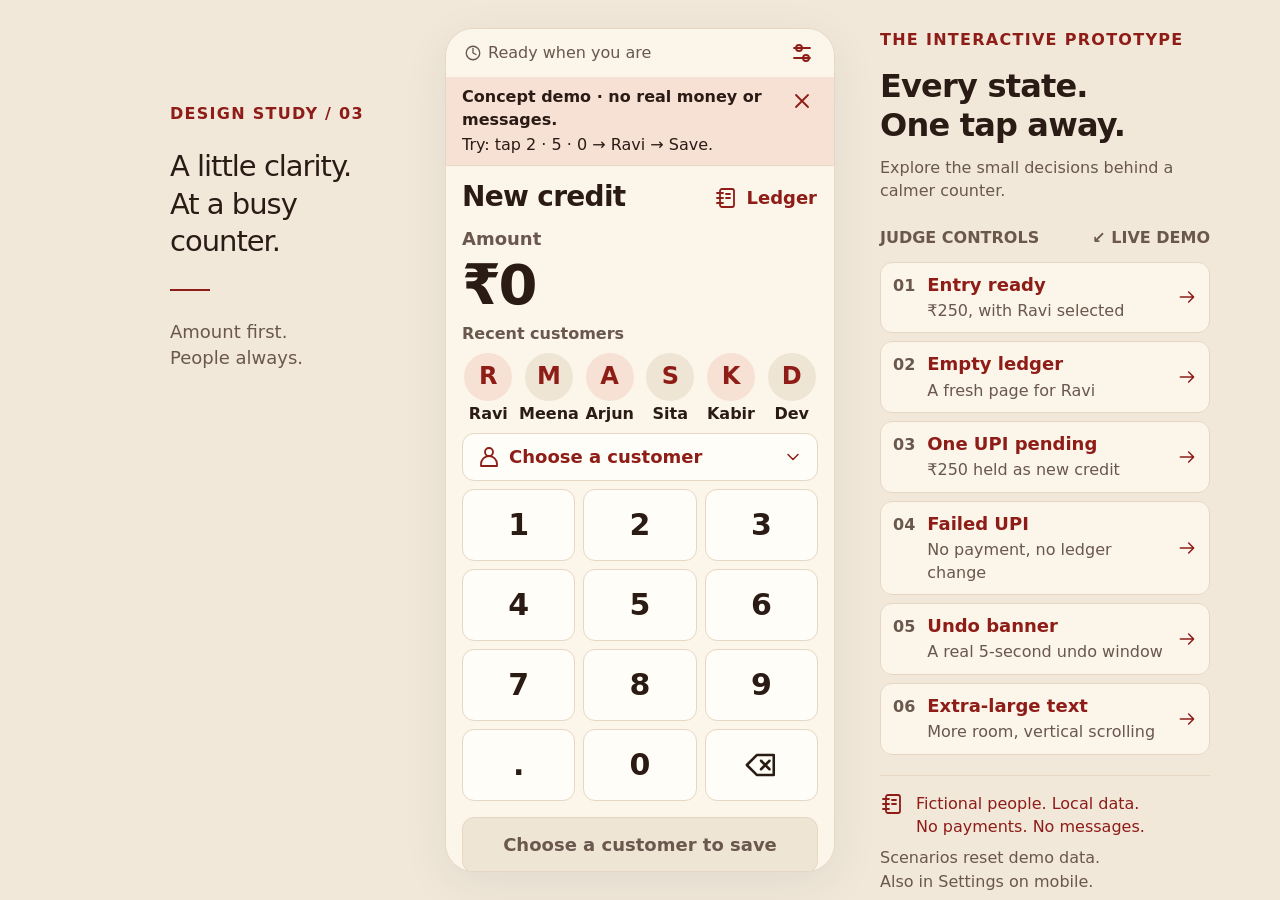
<file: index.html>
<!doctype html>
<html lang="en">
<head>
  <meta charset="utf-8">
  <meta name="viewport" content="width=device-width, initial-scale=1, viewport-fit=cover">
  <meta name="theme-color" content="#F7F3E8">
  <meta http-equiv="Content-Security-Policy" content="default-src 'self'; connect-src 'none'; img-src 'self' data:; style-src 'self' 'unsafe-inline'; script-src 'self'; font-src 'none'; object-src 'none'; base-uri 'none'; form-action 'none'">
  <meta name="description" content="Counter khata: a fictional, local-only udhaar concept. No real payments or messages.">
  <title>Counter khata · Concept demo</title>
  <link rel="icon" href="data:,">
  <link rel="stylesheet" href="./styles.css">
  <script type="module" src="./app.js"></script>
</head>
<body>
  <a class="skip-link" href="#screen-title">Skip to app</a>
  <div class="desktop-note" aria-hidden="true"><span class="edition">DESIGN STUDY / 03</span><p>A little clarity.<br>At a busy counter.</p><span class="note-rule"></span><span>Amount first.<br>People always.</span></div>
  <main class="phone" aria-label="Counter khata concept demo">
    <div class="phone-top"><span>Counter khata</span><span class="local-dot">Local demo</span></div>
    <div id="screen"></div>
  </main>
  <aside id="judge-panel" aria-label="Judge controls"></aside>
  <div id="live" class="sr-only" role="status" aria-live="polite" aria-atomic="true"></div>
  <div id="urgent" class="sr-only" role="alert" aria-atomic="true"></div>
  <dialog id="sheet" aria-labelledby="sheet-title"></dialog>
</body>
</html>
</file>
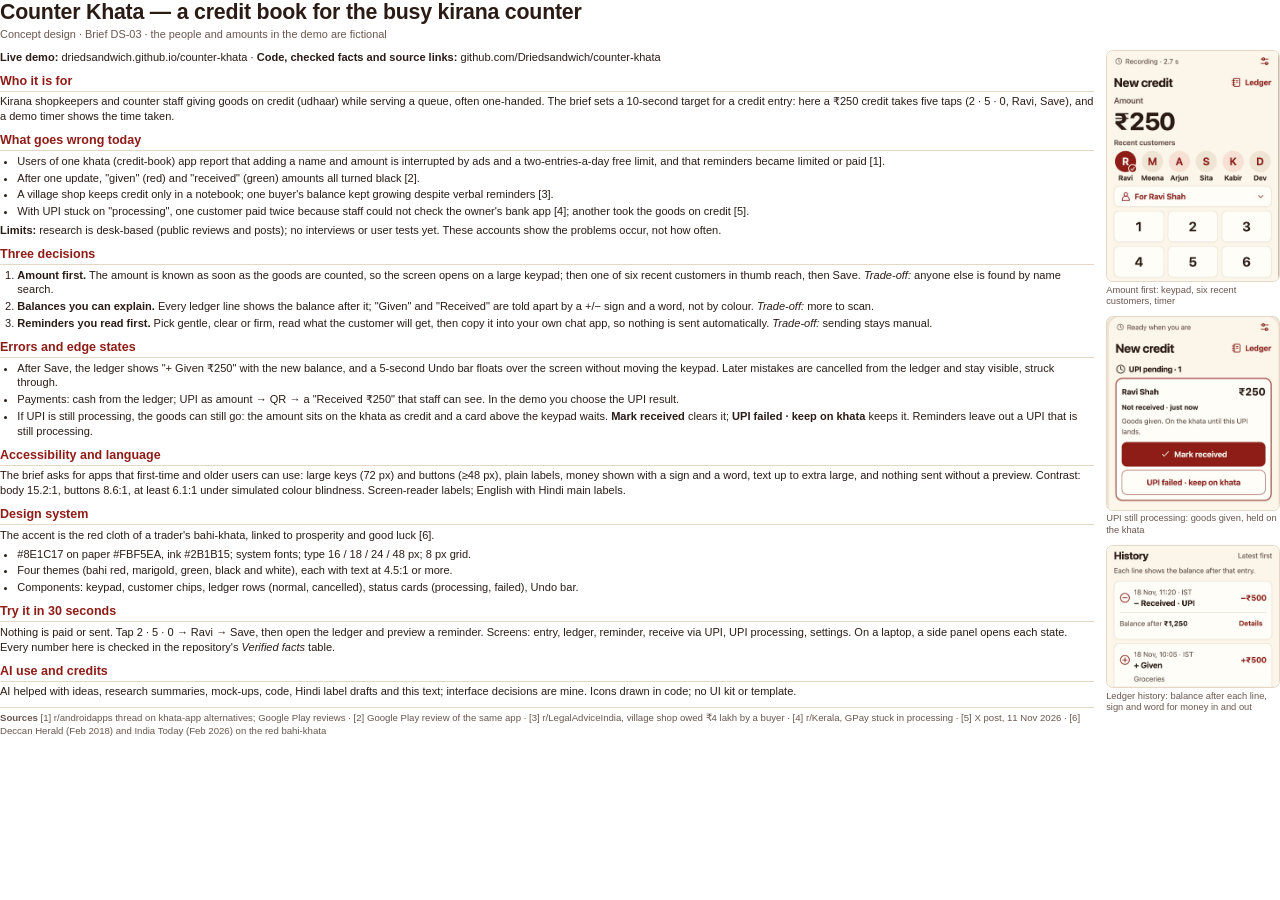
<file: case-study.html>
<!doctype html><html lang="en"><head><meta charset="utf-8"><meta name="viewport" content="width=device-width, initial-scale=1"><title>Counter Khata — case study</title><style>
@page { size: A4; margin: 11mm 12mm; }
:root { --paper:#FBF5EA; --ink:#2B1B15; --muted:#6A574D; --accent:#8E1C17; --line:#E6D7C4; }
* { box-sizing: border-box; }
html { background: #fff; }
body { margin: 0; color: var(--ink); font: 8.3pt/1.34 -apple-system, "Helvetica Neue", "Segoe UI", Arial, sans-serif; -webkit-print-color-adjust: exact; print-color-adjust: exact; }
h1 { font-size: 16pt; line-height: 1.15; margin: 0 0 2pt; letter-spacing: -.01em; }
.sub { color: var(--muted); margin: 0 0 6pt; font-size: 8.2pt; }
h2 { font-size: 9.4pt; color: var(--accent); margin: 6pt 0 2pt; padding-bottom: 1pt; border-bottom: .6pt solid var(--line); }
p { margin: 0 0 3pt; }
ul, ol { margin: 0 0 3pt; padding-left: 13pt; }
li { margin: 0 0 1.5pt; }
code { font: 8pt ui-monospace, Menlo, monospace; }
.sources { font-size: 7.2pt; color: var(--muted); margin-top: 6pt; border-top: .6pt solid var(--line); padding-top: 3pt; }
figure { margin: 0; }
figure img { width: 100%; display: block; border: .6pt solid var(--line); border-radius: 5pt; }
figcaption { font-size: 7pt; color: var(--muted); margin-top: 2pt; line-height: 1.25; }
.wrap { display: grid; grid-template-columns: 1fr 46mm; gap: 9pt; } .side { display: flex; flex-direction: column; gap: 6pt; } .side img { height: 58mm; object-fit: cover; object-position: top; } .side img.auto { height: auto; }</style></head><body><h1>Counter Khata — a credit book for the busy kirana counter</h1>
<p class="sub">Concept design · Brief DS-03 · the people and amounts in the demo are fictional</p><div class="wrap"><div>
<p><strong>Live demo:</strong> driedsandwich.github.io/counter-khata · <strong>Code, checked facts and source links:</strong> github.com/Driedsandwich/counter-khata</p>
<h2>Who it is for</h2>
<p>Kirana shopkeepers and counter staff giving goods on credit (udhaar) while serving a queue, often one-handed. The brief sets a 10-second target for a credit entry: here a ₹250 credit takes five taps (2 · 5 · 0, Ravi, Save), and a demo timer shows the time taken.</p>
<h2>What goes wrong today</h2>
<ul>
<li>Users of one khata (credit-book) app report that adding a name and amount is interrupted by ads and a two-entries-a-day free limit, and that reminders became limited or paid [1].</li>
<li>After one update, "given" (red) and "received" (green) amounts all turned black [2].</li>
<li>A village shop keeps credit only in a notebook; one buyer's balance kept growing despite verbal reminders [3].</li>
<li>With UPI stuck on "processing", one customer paid twice because staff could not check the owner's bank app [4]; another took the goods on credit [5].</li>
</ul>
<p><strong>Limits:</strong> research is desk-based (public reviews and posts); no interviews or user tests yet. These accounts show the problems occur, not how often.</p>
<h2>Three decisions</h2>
<ol>
<li><strong>Amount first.</strong> The amount is known as soon as the goods are counted, so the screen opens on a large keypad; then one of six recent customers in thumb reach, then Save. <em>Trade-off:</em> anyone else is found by name search.</li>
<li><strong>Balances you can explain.</strong> Every ledger line shows the balance after it; "Given" and "Received" are told apart by a +/− sign and a word, not by colour. <em>Trade-off:</em> more to scan.</li>
<li><strong>Reminders you read first.</strong> Pick gentle, clear or firm, read what the customer will get, then copy it into your own chat app, so nothing is sent automatically. <em>Trade-off:</em> sending stays manual.</li>
</ol>
<h2>Errors and edge states</h2>
<ul>
<li>After Save, the ledger shows "+ Given ₹250" with the new balance, and a 5-second Undo bar floats over the screen without moving the keypad. Later mistakes are cancelled from the ledger and stay visible, struck through.</li>
<li>Payments: cash from the ledger; UPI as amount → QR → a "Received ₹250" that staff can see. In the demo you choose the UPI result.</li>
<li>If UPI is still processing, the goods can still go: the amount sits on the khata as credit and a card above the keypad waits. <strong>Mark received</strong> clears it; <strong>UPI failed · keep on khata</strong> keeps it. Reminders leave out a UPI that is still processing.</li>
</ul>
<h2>Accessibility and language</h2>
<p>The brief asks for apps that first-time and older users can use: large keys (72 px) and buttons (≥48 px), plain labels, money shown with a sign and a word, text up to extra large, and nothing sent without a preview. Contrast: body 15.2:1, buttons 8.6:1, at least 6.1:1 under simulated colour blindness. Screen-reader labels; English with Hindi main labels.</p>
<h2>Design system</h2>
<p>The accent is the red cloth of a trader's bahi-khata, linked to prosperity and good luck [6].</p>
<ul>
<li>#8E1C17 on paper #FBF5EA, ink #2B1B15; system fonts; type 16 / 18 / 24 / 48 px; 8 px grid.</li>
<li>Four themes (bahi red, marigold, green, black and white), each with text at 4.5:1 or more.</li>
<li>Components: keypad, customer chips, ledger rows (normal, cancelled), status cards (processing, failed), Undo bar.</li>
</ul>
<h2>Try it in 30 seconds</h2>
<p>Nothing is paid or sent. Tap 2 · 5 · 0 → Ravi → Save, then open the ledger and preview a reminder. Screens: entry, ledger, reminder, receive via UPI, UPI processing, settings. On a laptop, a side panel opens each state. Every number here is checked in the repository's <em>Verified facts</em> table.</p>
<h2>AI use and credits</h2>
<p>AI helped with ideas, research summaries, mock-ups, code, Hindi label drafts and this text; interface decisions are mine. Icons drawn in code; no UI kit or template.</p>
<p class="sources"><strong>Sources</strong> [1] r/androidapps thread on khata-app alternatives; Google Play reviews · [2] Google Play review of the same app · [3] r/LegalAdviceIndia, village shop owed ₹4 lakh by a buyer · [4] r/Kerala, GPay stuck in processing · [5] X post, 11 Nov 2026 · [6] Deccan Herald (Feb 2018) and India Today (Feb 2026) on the red bahi-khata</p></div><aside class="side"><figure><img class="auto" src="images/entry_top.jpg" alt="Amount first: keypad, six recent customers, timer"><figcaption>Amount first: keypad, six recent customers, timer</figcaption></figure><figure><img class="auto" src="images/pending.jpg" alt="UPI still processing: goods given, held on the khata"><figcaption>UPI still processing: goods given, held on the khata</figcaption></figure><figure><img class="auto" src="images/ledger.jpg" alt="Ledger history: balance after each line, sign and word for money in and out"><figcaption>Ledger history: balance after each line, sign and word for money in and out</figcaption></figure></aside></div></body></html>
</file>
<file: styles.css>
:root {
  --background: #FBF5EA; --surface: #FFFDF7; --accent: #8E1C17; --accent-strong: #6E1511; --page: #F1E8DA;
  --ink: #2B1B15; --muted: #6A574D; --border: #E6D7C4;
  --green-tint: #F7E1D5; --neutral-tint: #EFE5D5; --on-accent: #FFF9F0;
  --support: 16px; --body: 18px; --title: 24px; --display: 48px; --key: 30px;
  color-scheme: light;
  font-family: system-ui, -apple-system, BlinkMacSystemFont, "Segoe UI", Arial, sans-serif;
  color: var(--ink); background: var(--page); font-synthesis: none;
}
:root[data-size="large"] { --support: 19px; --body: 21px; --title: 28px; --display: 56px; --key: 35px; }
:root[data-size="xl"] { --support: 22px; --body: 25px; --title: 32px; --display: 64px; --key: 40px; }
* { box-sizing: border-box; }
body { margin: 0; font-size: var(--body); line-height: 1.45; }
button, input, textarea, select { font: inherit; }
button { min-height: 48px; min-width: 48px; border: 1px solid var(--border); border-radius: 12px; padding: 10px 14px; background: var(--surface); color: var(--accent); font-weight: 650; cursor: pointer; display: inline-flex; gap: 8px; align-items: center; justify-content: center; line-height: 1.3; touch-action: manipulation; }
button:hover:not(:disabled) { background: var(--green-tint); }
button:active:not(:disabled) { transform: translateY(1px); }
button:disabled { cursor: default; background: var(--neutral-tint); color: var(--muted); border-color: var(--border); }
:focus-visible { outline: 3px solid var(--accent); outline-offset: 3px; }
h1:focus { outline: none; }
h1, h2, h3, p { margin: 0; }
h1, h2 { font-size: var(--title); line-height: 1.3; letter-spacing: -.025em; }
h3 { font-size: var(--body); }
p + p { margin-top: 8px; }
button, output, input, .display-amount, .medium-amount, .line-amount { font-variant-numeric: tabular-nums; }
.icon { width: 24px; height: 24px; flex: 0 0 24px; }
.primary { background: var(--accent); border-color: var(--accent); color: var(--on-accent); min-height: 56px; }
.primary:hover:not(:disabled) { background: var(--accent-strong); }
.outline { border-color: var(--accent); min-height: 56px; }
.full { display: flex; width: 100%; margin-top: 12px; }
.text-button, .back, .icon-button { background: transparent; border-color: transparent; }
.text-button { padding: 8px; }
.icon-button { width: 48px; padding: 10px; flex-shrink: 0; }
.small { font-size: var(--support); padding: 8px; }
.support { color: var(--muted); font-size: var(--support); line-height: 1.5; }
.centered { text-align: center; }
.eyebrow { display: block; color: var(--accent); font-size: var(--support); font-weight: 650; letter-spacing: .08em; margin-bottom: 16px; }
.sr-only { position: absolute; width: 1px; height: 1px; padding: 0; margin: -1px; overflow: hidden; clip-path: inset(50%); white-space: nowrap; border: 0; }
.skip-link { position: fixed; z-index: 30; top: -100px; left: 16px; padding: 12px; background: var(--accent); color: var(--surface); }
.skip-link:focus { top: 12px; }
.phone { width: 390px; min-height: 844px; margin: 28px auto; background: var(--background); border: 1px solid var(--border); border-radius: 28px; box-shadow: 0 12px 48px #20251F12; height: calc(100dvh - 56px); overflow-y: auto; scrollbar-width: none; position: relative; }
.phone::-webkit-scrollbar { display: none; }
.phone-top { height: 44px; padding: 12px 18px 8px; display: flex; align-items: center; justify-content: space-between; font-size: var(--support); font-weight: 600; }
.local-dot { color: var(--muted); display: flex; align-items: center; gap: 6px; font-weight: 400; }
.local-dot::before { content: ''; width: 6px; height: 6px; border-radius: 100%; background: var(--accent); }
#screen { min-height: calc(100% - 44px); display: flex; flex-direction: column; }
.home-content { padding: 0 16px 24px; }
.home-header { display: flex; align-items: center; justify-content: space-between; gap: 8px; min-height: 48px; }
.home-header h1 { font-size: calc(var(--title) + 4px); }
.home-header .text-button { padding-right: 0; }
.entry-clock { display: flex; align-items: center; gap: 6px; color: var(--muted); font-size: var(--support); min-height: 40px; }
.entry-clock > .icon { width: 18px; height: 18px; flex-basis: 18px; }
.entry-clock .icon-button { margin-left: auto; margin-top: -4px; margin-bottom: -4px; }
.amount-block { padding: 4px 0 8px; }
.amount-block label { color: var(--muted); font-size: var(--body); font-weight: 600; }
.display-amount { display: block; font-size: var(--display); font-weight: 750; line-height: 1.17; letter-spacing: -.045em; overflow-wrap: anywhere; }
.amount-block .display-amount { font-size: calc(var(--display) + 8px); line-height: 1.1; }
.customers h2 { font-size: var(--support); font-weight: 650; letter-spacing: 0; color: var(--muted); margin-bottom: 8px; }
.customer-chips { display: grid; grid-template-columns: repeat(6,minmax(0,1fr)); gap: 8px; padding: 0 0 8px; }
.customer-chip { flex-direction: column; padding: 0; gap: 3px; min-width: 48px; color: var(--ink); border: 0; background: transparent; font-size: var(--support); border-radius: 8px; justify-content: start; }
.avatar { display: inline-flex; width: 48px; height: 48px; border-radius: 100%; align-items: center; justify-content: center; background: var(--green-tint); color: var(--accent); font-size: 24px; font-weight: 650; flex-shrink: 0; position: relative; }
.customer-chip:nth-child(even) .avatar { background: var(--neutral-tint); }
.customer-chip.selected .avatar { background: var(--accent); color: var(--on-accent); }
.selected-check { font-size: 13px; width: 20px; height: 20px; border: 2px solid var(--background); position: absolute; right: -2px; bottom: -2px; background: var(--accent); border-radius: 100%; line-height: 16px; }
.customer-selector { width: 100%; justify-content: start; margin-bottom: 8px; min-height: 48px; padding: 8px 14px; }
.customer-selector span { flex: 1; text-align: left; }
.customer-selector .icon:last-child { width: 20px; flex-basis: 20px; }
.keypad { display: grid; grid-template-columns: repeat(3,minmax(0,1fr)); gap: 8px; }
.key { height: 72px; font-size: var(--key); color: var(--ink); font-weight: 650; padding: 12px; }
.key .icon { width: 34px; height: 34px; flex-basis: 34px; }
.save-area { margin-top: 16px; }
.save-button { width: 100%; font-size: var(--body); }
.save-area p { margin-top: 4px; }
.guide { display: flex; gap: 4px; background: var(--green-tint); padding: 8px 8px 8px 16px; border-bottom: 1px solid var(--border); margin-bottom: 8px; font-size: var(--support); }
.guide p { margin-top: 2px; }
.guide .icon-button { align-self: start; margin-top: -8px; }
.notice { display: flex; align-items: center; gap: 8px; font-size: var(--support); padding: 12px; border-radius: 12px; background: var(--green-tint); margin: 8px 0; }
.undo-banner { margin: 8px 0 12px; padding: 12px; display: flex; align-items: center; gap: 8px; border: 1px solid var(--accent); border-radius: 12px; background: var(--green-tint); font-size: var(--support); }
.undo-banner > div { flex: 1; }
.undo-banner span { display: block; color: var(--muted); }
.undo-banner #undo-seconds { display: inline; }
.undo-button { background: var(--surface); border-color: var(--accent); padding: 8px; }
.page-header { display: flex; align-items: center; padding: 4px 16px 12px; gap: 8px; flex-wrap: wrap; }
.page-header h1 { flex: 1; text-align: right; font-size: var(--body); }
.back { padding-left: 0; }
.page-body { padding: 8px 16px 24px; flex: 1; }
.customer-heading { display: flex; align-items: center; gap: 12px; margin: 0 0 20px; }
.customer-heading .avatar { height: 56px; width: 56px; border-radius: 16px; }
.customer-heading h2 { font-size: calc(var(--title) + 4px); }
.balance-card { padding: 16px; background: var(--surface); border: 1px solid var(--border); border-radius: 16px; }
.balance-card > p:first-child { color: var(--muted); font-weight: 600; }
.balance-card .display-amount { margin: 4px 0; color: var(--accent); font-size: calc(var(--display) + 8px); }
.section-row { display: flex; align-items: center; justify-content: space-between; gap: 8px; flex-wrap: wrap; }
.section-row h2 { display: flex; align-items: center; gap: 6px; }
.history-heading { margin-top: 20px; }
.history-note { margin: 6px 0 12px; }
.ledger-list { display: flex; flex-direction: column; gap: 8px; }
.ledger-row { background: var(--surface); border: 1px solid var(--border); border-radius: 12px; padding: 12px; font-size: var(--support); }
.entry-main { display: flex; align-items: center; gap: 8px; flex-wrap: wrap; }
.entry-main > div { flex: 1; min-width: 145px; }
.entry-icon { color: var(--accent); display: flex; }
.entry-label { font-size: var(--body); }
.line-amount { margin-left: auto; color: var(--accent); font-size: var(--body); overflow-wrap: anywhere; }
.entry-note { margin: 6px 0 0 32px; }
.entry-bottom { display: flex; align-items: center; justify-content: space-between; border-top: 1px solid var(--border); margin-top: 8px; gap: 8px; }
.entry-bottom span { color: var(--muted); }
.entry-bottom strong { color: var(--ink); white-space: nowrap; }
.voided .entry-label, .voided .line-amount { text-decoration: line-through; color: var(--muted); }
.cancel-reason { border-top: 1px solid var(--border); padding-top: 6px; font-size: var(--support); }
.sticky-actions { position: sticky; bottom: 0; padding: 12px 16px max(24px, env(safe-area-inset-bottom)); background: var(--background); border-top: 1px solid var(--border); display: grid; gap: 8px; z-index: 2; }
.pending-band { margin: 12px 0 16px; }
.pending-band h2 { font-size: var(--body); }
.pending-card { padding: 12px; border: 2px solid var(--accent); background: var(--surface); border-radius: 16px; margin-top: 8px; }
.pending-amount { font-size: var(--title); color: var(--ink); }
.pending-status { margin-top: 6px; font-size: var(--support); font-weight: 650; }
.pending-actions { display: flex; flex-wrap: wrap; gap: 8px; margin-top: 12px; }
.pending-actions button { flex: 1; min-height: 56px; }
.pending-actions .received-action { flex-basis: 100%; }
.pending-actions .received-action:first-child { flex-basis: auto; }
.empty-state { text-align: center; padding: 32px 12px; background: var(--surface); border: 1px dashed var(--border); border-radius: 16px; }
.empty-state > .icon { width: 40px; height: 40px; }
.empty-state p { margin: 12px 0 20px; }
fieldset { border: 0; padding: 0; margin: 24px 0; min-width: 0; }
legend { font-size: var(--body); font-weight: 650; padding: 0; margin-bottom: 12px; }
.tone-options, .size-options, .language-options, .purpose-options { display: flex; gap: 8px; }
.tone-options button, .size-options button, .language-options button, .purpose-options button { flex: 1; padding: 10px 6px; }
.selected-option { border: 2px solid var(--accent); background: var(--green-tint); }
.reminder-page > h2 { font-size: calc(var(--title) + 8px); margin-bottom: 24px; }
.recipient { display: flex; align-items: center; gap: 12px; padding: 16px 0; border-top: 1px solid var(--border); border-bottom: 1px solid var(--border); }
.field-label { display: block; font-size: var(--body); font-weight: 600; margin: 16px 0 8px; }
textarea, input { width: 100%; border: 1px solid var(--border); border-radius: 12px; color: var(--ink); background: var(--surface); padding: 14px; min-height: 56px; line-height: 1.5; }
textarea { resize: vertical; }
.quiet-card { display: flex; gap: 12px; align-items: start; background: var(--neutral-tint); border-radius: 12px; padding: 16px; margin: 20px 0; font-size: var(--support); }
.quiet-card .icon { margin-top: 2px; }
.upi-page > h2 { margin-bottom: 12px; }
.purpose-help { font-size: var(--support); color: var(--muted); }
.amount-input, .medium-amount { font-size: calc(var(--title) + 8px); font-weight: 700; overflow-wrap: anywhere; }
.upi-page > .full { margin-top: 16px; }
.qr-frame { width: 240px; max-width: 100%; margin: 20px auto 12px; border: 1px solid var(--border); border-radius: 16px; background: var(--surface); padding: 12px; text-align: center; font-size: var(--support); color: var(--accent); }
.fake-qr { display: block; width: 190px; max-width: 100%; margin: 0 auto 12px; }
.simulation { padding-top: 8px; }
.result-icon { width: 88px; height: 88px; border-radius: 100%; display: flex; align-items: center; justify-content: center; margin: 32px auto 24px; background: var(--accent); color: var(--surface); font-size: 48px; }
.result-icon .icon { width: 44px; height: 44px; flex-basis: 44px; }
.result-icon.neutral { background: var(--green-tint); color: var(--accent); }
.upi-page .result-title { text-align: center; font-size: calc(var(--title) + 8px); overflow-wrap: anywhere; }
.upi-page .balance-card { margin: 28px 0 16px; }
.settings-page fieldset { padding-bottom: 20px; border-bottom: 1px solid var(--border); }
.settings-page .support { margin-top: 8px; }
.language-note { font-size: var(--support); padding-left: 12px; border-left: 3px solid var(--accent); margin-top: 16px; }
.setting-toggle { display: flex; align-items: center; gap: 12px; }
.setting-toggle > div { flex: 1; }
.toggle { width: 60px; flex-shrink: 0; padding: 4px; height: 48px; border: 0; background: var(--neutral-tint); border-radius: 24px; justify-content: flex-start; }
.toggle span { width: 32px; height: 32px; border-radius: 100%; background: var(--muted); }
.toggle[aria-checked="true"] { background: var(--accent); justify-content: flex-end; }
.toggle[aria-checked="true"] span { background: var(--surface); }
.agent-card { border: 1px solid var(--border); border-radius: 16px; padding: 16px; background: var(--surface); margin-top: 24px; }
.agent-card h2 { font-size: var(--body); }
.agent-card > strong { font-size: var(--support); display: block; margin-top: 12px; }
.tool-count { display: flex; align-items: center; justify-content: center; width: 36px; height: 36px; border-radius: 100%; background: var(--green-tint); font-weight: 700; }
details { margin-top: 12px; font-size: var(--support); }
summary { min-height: 48px; padding: 12px 0; color: var(--accent); cursor: pointer; }
code { font-size: var(--support); overflow-wrap: anywhere; }
.agent-card ul { padding-left: 18px; }
.reset-section { margin: 24px 0 0; }
.mobile-judge { display: none; }
dialog { border: 1px solid var(--border); background: var(--background); color: var(--ink); border-radius: 24px; width: min(390px,calc(100% - 16px)); max-height: 88dvh; padding: 0; box-shadow: 0 16px 80px #20251F40; }
dialog::backdrop { background: #20251F66; }
.sheet-head { display: flex; align-items: center; gap: 8px; padding: 12px 12px 8px 20px; border-bottom: 1px solid var(--border); position: sticky; top: 0; background: var(--background); z-index: 1; }
.sheet-head h2 { flex: 1; }
.sheet-body { padding: 4px 20px 24px; }
.sheet-body > p { margin-top: 16px; }
.customer-results { display: grid; gap: 8px; margin-top: 16px; }
.search-customer { text-align: left; padding: 12px; gap: 10px; justify-content: start; width: 100%; }
.search-customer > span:nth-child(2) { flex: 1; min-width: 0; }
.search-customer .support { display: block; }
.search-customer .avatar { font-size: 18px; }
[hidden] { display: none !important; }
.desktop-note { position: fixed; top: 100px; right: calc(50% + 250px); width: 220px; font-size: 18px; color: var(--muted); }
.desktop-note .edition { font-size: 16px; letter-spacing: .08em; color: var(--accent); font-weight: 650; }
.desktop-note p { font-size: 29px; line-height: 1.3; margin: 22px 0; color: var(--ink); letter-spacing: -.035em; }
.note-rule { display: block; width: 40px; height: 2px; background: var(--accent); margin: 28px 0; }
#judge-panel { position: absolute; left: calc(50% + 240px); width: 310px; top: 66px; font-size: 18px; }
#judge-panel h2 { font-size: 36px; line-height: 1.2; margin: 14px 0 16px; }
#judge-panel .eyebrow { font-size: 16px; }
#judge-panel > p { color: var(--muted); font-size: 16px; }
.panel-label { display: flex; justify-content: space-between; font-size: 16px; font-weight: 600; margin: 32px 0 12px; color: var(--muted); }
.scenario-list { display: grid; gap: 8px; }
.scenario { display: flex; gap: 12px; padding: 14px 12px; text-align: left; justify-content: start; background: var(--background); border-color: var(--border); }
.scenario > span:nth-child(2) { flex: 1; }
.scenario-number { color: var(--muted); font-size: 16px; font-variant-numeric: tabular-nums; align-self: start; padding-top: 3px; }
.scenario strong { font-size: 18px; font-weight: 650; }
.scenario-desc { display: block; font-size: 16px; color: var(--muted); font-weight: 400; line-height: 1.4; margin-top: 4px; }
.scenario .icon { width: 20px; flex-basis: 20px; }
.panel-footer { display: flex; gap: 12px; margin: 24px 0 16px; padding-top: 20px; border-top: 1px solid var(--border); font-size: 16px; color: var(--accent); }
:root[data-size="large"] .customer-chips, :root[data-size="xl"] .customer-chips { display: flex; overflow-x: auto; padding: 4px 4px 12px; }
:root[data-size="large"] .customer-chip, :root[data-size="xl"] .customer-chip { flex: 0 0 70px; }
:root[data-size="xl"] .customer-chip { flex-basis: 82px; }
:root[data-size="xl"] .home-header { flex-wrap: wrap; }
:root[data-size="xl"] .key { height: 96px; }
:root[data-size="xl"] .tone-options, :root[data-size="xl"] .size-options, :root[data-size="xl"] .purpose-options { flex-direction: column; }
:root[data-size="xl"] .sticky-actions { position: static; }
:root[data-size="xl"] .entry-bottom { flex-wrap: wrap; }
:root[data-size="xl"] .entry-clock { flex-wrap: wrap; }
:root[data-size="xl"] .phone-top { height: auto; min-height: 44px; gap: 8px; flex-wrap: wrap; }
:root[data-size="xl"] .scenario strong { font-size: var(--body); }
:root[data-size="xl"] .scenario-desc { font-size: var(--support); }
@media (max-width: 1180px) {
  .desktop-note { display: none; }
  .phone { margin-left: calc((100% - 770px)/2); }
  #judge-panel { left: calc(50% + 65px); }
}
@media (max-width: 800px) {
  :root { background: var(--background); }
  .phone { width: min(100%,390px); min-height: 100dvh; height: auto; margin: 0 auto; border: 0; border-radius: 0; box-shadow: none; overflow: visible; padding-top: env(safe-area-inset-top); }
  #screen { min-height: calc(100dvh - 44px); }
  #judge-panel { display: none; }
  .mobile-judge { display: block; margin-top: 28px; }
  .mobile-judge .scenario-list { margin-top: 16px; }
  dialog { border-radius: 24px 24px 0 0; width: min(100%,390px); max-width: 100%; margin: auto auto 0; }
}
@media (max-width: 370px) {
  .customer-chips { display: flex; overflow-x: auto; padding: 4px 3px 12px; }
  .customer-chip { flex: 0 0 53px; }
  .home-header { flex-wrap: wrap; }
  .entry-main > div { min-width: 120px; }
}
@media (prefers-reduced-motion: reduce) { *, *::before, *::after { animation: none !important; transition: none !important; scroll-behavior: auto !important; } }
:root[data-reduce="true"] *, :root[data-reduce="true"] *::before, :root[data-reduce="true"] *::after { animation: none !important; transition: none !important; scroll-behavior: auto !important; }
:root[data-reduce="true"] button:active { transform: none; }
/* Keep the timing indicator in the reserved top area, leaving room for the keypad. */
.phone-top { padding-top: 4px; padding-bottom: 4px; }
.phone-top .icon-button { margin-right: -10px; }
.top-timer { display: flex; align-items: center; gap: 6px; color: var(--muted); font-weight: 400; }
.top-timer > .icon { width: 18px; height: 18px; flex-basis: 18px; }
@media (prefers-reduced-motion: reduce) { button:active:not(:disabled) { transform: none; } }
.phone-top { height: 48px; }
#screen { min-height: calc(100% - 48px); }
@media (max-width: 800px) { #screen { min-height: calc(100dvh - 48px); } }
#judge-panel { top: 36px; width: 330px; }
#judge-panel h2 { font-size: 32px; margin: 12px 0; }
#judge-panel .panel-label { margin-top: 24px; }
#judge-panel .scenario { padding: 10px 12px; }
#judge-panel .panel-footer { margin-top: 20px; padding-top: 16px; margin-bottom: 8px; }
#judge-panel { top: 28px; }

/* v2 (2026-11-19): undo bar and notices float over the amount instead of pushing the keypad down */
.home-content { position: relative; }
.home-content > .undo-banner, .home-content > .notice { position: absolute; left: 16px; right: 16px; top: 52px; z-index: 6; margin: 0; box-shadow: 0 6px 20px #20251F26; }

/* v2: two pending actions stack full width so the longer label does not wrap into a narrow column */
.pending-actions button, .pending-actions .received-action, .pending-actions .received-action:first-child { flex: 1 1 100%; }

/* v3 (2026-11-19): the amount stays on one line at a fixed height, so long numbers never push the keypad down (from hands-on testing) */
.amount-block .display-amount { white-space: nowrap; overflow: hidden; overflow-wrap: normal; height: calc((var(--display) + 8px) * 1.15); display: flex; align-items: flex-end; }
.amount-block .display-amount[data-len="m"] { font-size: calc((var(--display) + 8px) * .8); }
.amount-block .display-amount[data-len="l"] { font-size: calc((var(--display) + 8px) * .64); }
.amount-block .display-amount[data-len="xl"] { font-size: calc((var(--display) + 8px) * .54); }

/* v4 (2026-11-19): colour themes. Default = bahi red (the red cloth of a trader's bahi-khata). Every theme keeps text contrast >= 4.5:1, and Given/Received never rely on colour alone. */
:root[data-theme="marigold"] { --background: #FFF7E3; --surface: #FFFDF5; --accent: #7A4A00; --accent-strong: #5C3800; --page: #F3EAD3; --ink: #2A2014; --muted: #6A5A44; --border: #EBDDBE; --green-tint: #FBE2A6; --neutral-tint: #F1E8D2; --on-accent: #FFFDF5; }
:root[data-theme="green"] { --background: #F7F3E8; --surface: #FFFCF5; --accent: #174C3C; --accent-strong: #103C2E; --page: #E9E8DF; --ink: #20251F; --muted: #566057; --border: #D9D8CD; --green-tint: #DCE5D6; --neutral-tint: #E9E2D3; --on-accent: #FFFCF5; }
:root[data-theme="mono"] { --background: #FFFFFF; --surface: #FFFFFF; --accent: #111111; --accent-strong: #000000; --page: #FFFFFF; --ink: #111111; --muted: #4A4A4A; --border: #9E9E9E; --green-tint: #E6E6E6; --neutral-tint: #F0F0F0; --on-accent: #FFFFFF; }
.theme-options { display: grid; grid-template-columns: 1fr 1fr; gap: 8px; }
.theme-options button { justify-content: flex-start; gap: 10px; }
.theme-swatch { width: 22px; height: 22px; border-radius: 6px; border: 1px solid var(--border); flex: 0 0 22px; }
</file>
